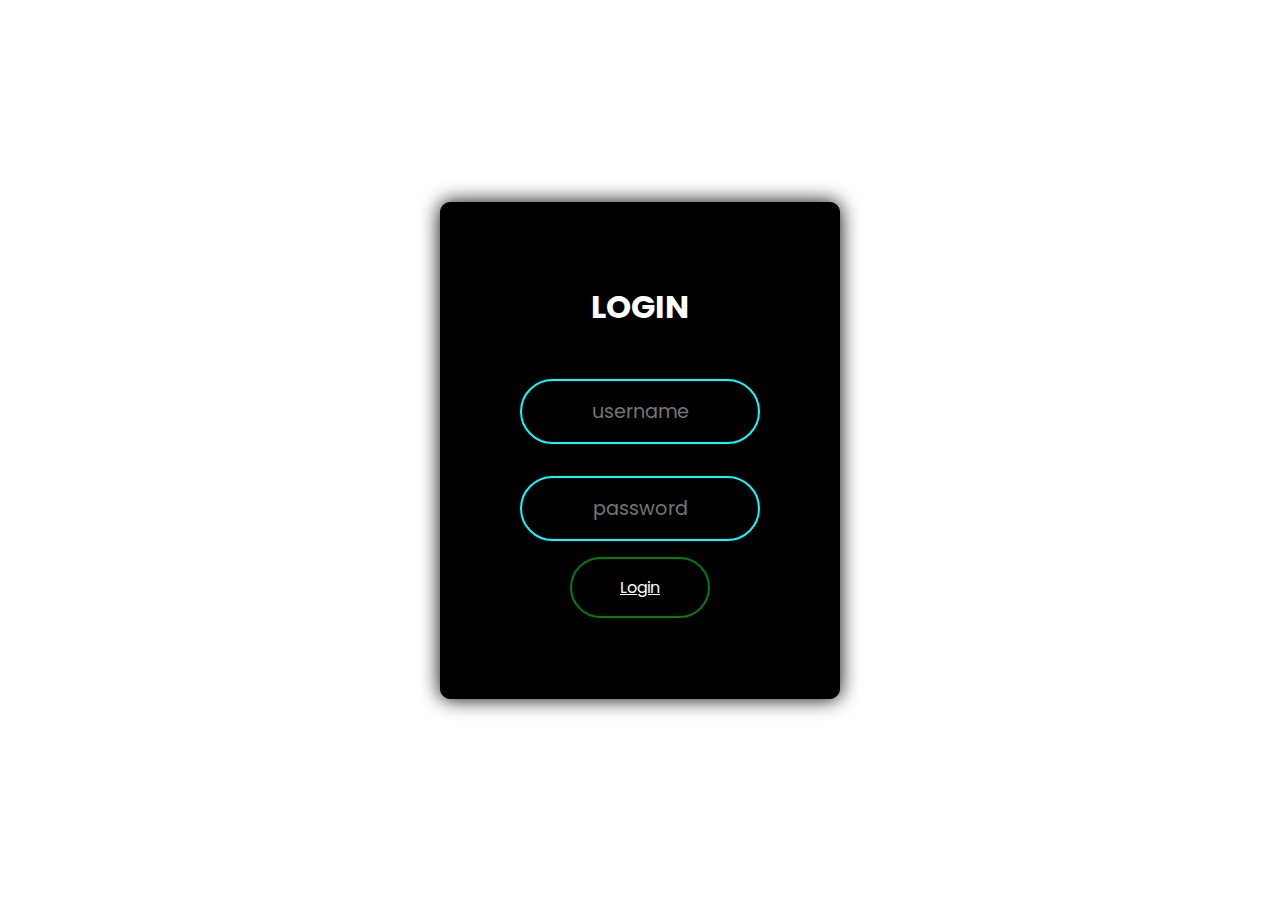
<file: 02. Animated Login Form using HTML CSS/index.html>
<!DOCTYPE html>
<html lang="en">
  <head>
    <meta charset="UTF-8" />
    <meta name="viewport" content="width=device-width, initial-scale=1.0" />
    <title>Animated Login Form</title>
    <link rel="stylesheet" href="style.css" />
  </head>
  <body>
    <div class="container-form">
      <h2 class="login-title">LOGIN</h2>
      <input
        type="text"
        name="text"
        id="userName"
        class="userName"
        placeholder="username"
      />
      <input
        type="password"
        name="password"
        id="password"
        class="userPassword"
        placeholder="password"
      />
      <button class="loginBtn">Login</button>
    </div>
  </body>
</html>
</file>
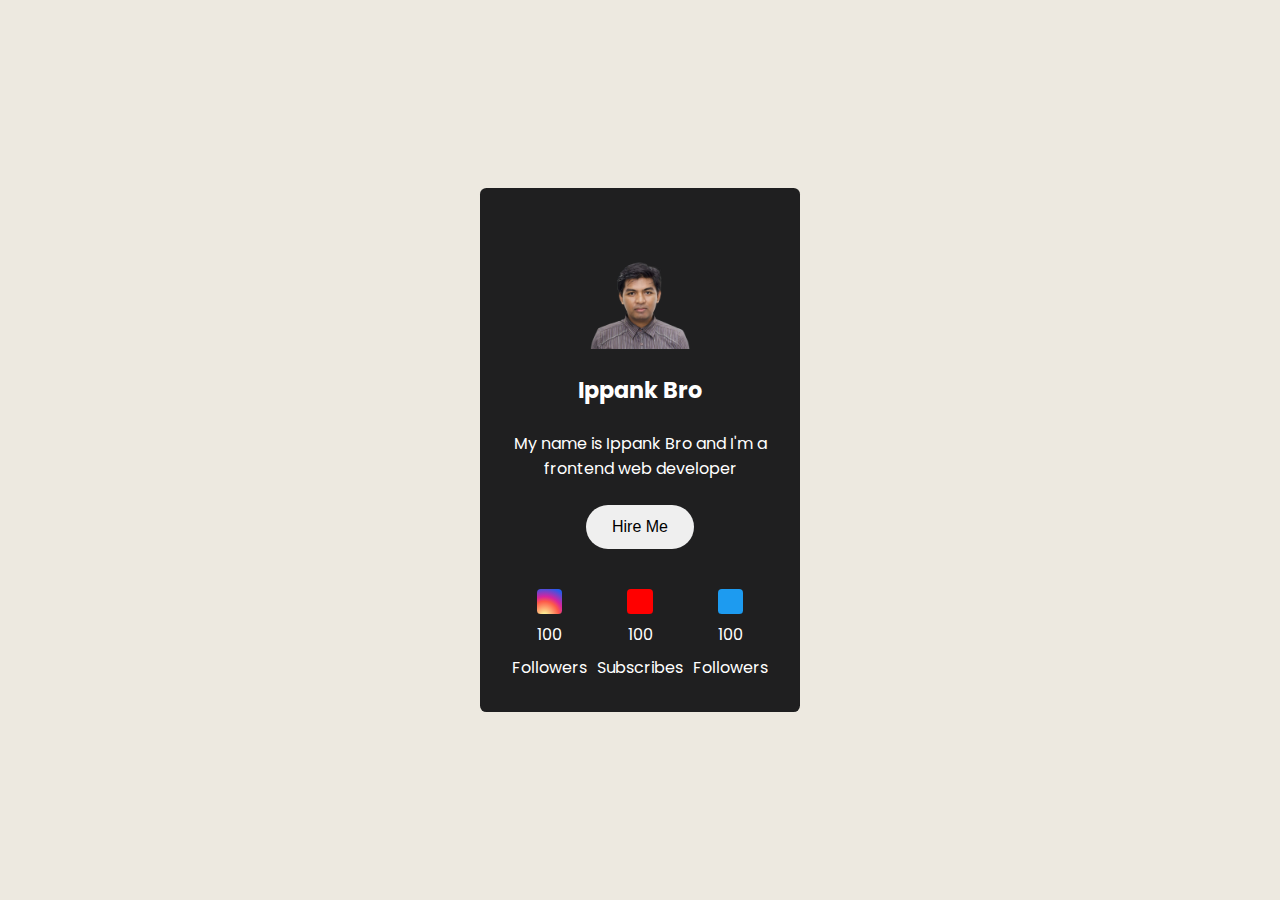
<file: 03. User Profile Card/index.html>
<!DOCTYPE html>
<html lang="en">
  <head>
    <meta charset="UTF-8" />
    <meta name="viewport" content="width=device-width, initial-scale=1.0" />
    <title>User Profile Card</title>
    <link rel="stylesheet" href="style.css" />
    <link
      rel="stylesheet"
      href="https://cdnjs.cloudflare.com/ajax/libs/font-awesome/6.2.1/css/all.min.css"
      integrity="sha512-MV7K8+y+gLIBoVD59lQIYicR65iaqukzvf/nwasF0nqhPay5w/9lJmVM2hMDcnK1OnMGCdVK+iQrJ7lzPJQd1w=="
      crossorigin="anonymous"
      referrerpolicy="no-referrer"
    />
  </head>
  <body>
    <div class="card-container">
      <div class="cart-top-navigation">
        <li>
          <i class="fa fa-arrow-left"></i>
        </li>
        <ul>
          <i id="heart" class="fa-regular fa-heart"></i>
          <i class="fa-solid fa-bars"></i>
        </ul>
      </div>
      <div class="user-image">
        <img src="img/profile-foto.png" alt="" />
      </div>
      <h2 class="user-name">Ippank Bro</h2>
      <p class="user-about">
        My name is Ippank Bro and I'm a frontend web developer
      </p>
      <button class="hire-me">Hire Me</button>

      <div class="social-container">
        <div class="social-item">
          <li class="instagram">
            <i class="fa-brands fa-instagram"></i>
          </li>
          <span class="followers">100</span>
          <span class="followers">Followers</span>
        </div>
        <div class="social-item">
          <li class="youtube">
            <i class="fa-brands fa-youtube"></i>
          </li>
          <span class="subscribes">100</span>
          <span class="subscribes">Subscribes</span>
        </div>
        <div class="social-item">
          <li class="twitter">
            <i class="fa-brands fa-twitter"></i>
          </li>
          <span class="followers">100</span>
          <span class="followers">Followers</span>
        </div>
      </div>
    </div>
    <script src="script.js"></script>
  </body>
</html>
</file>
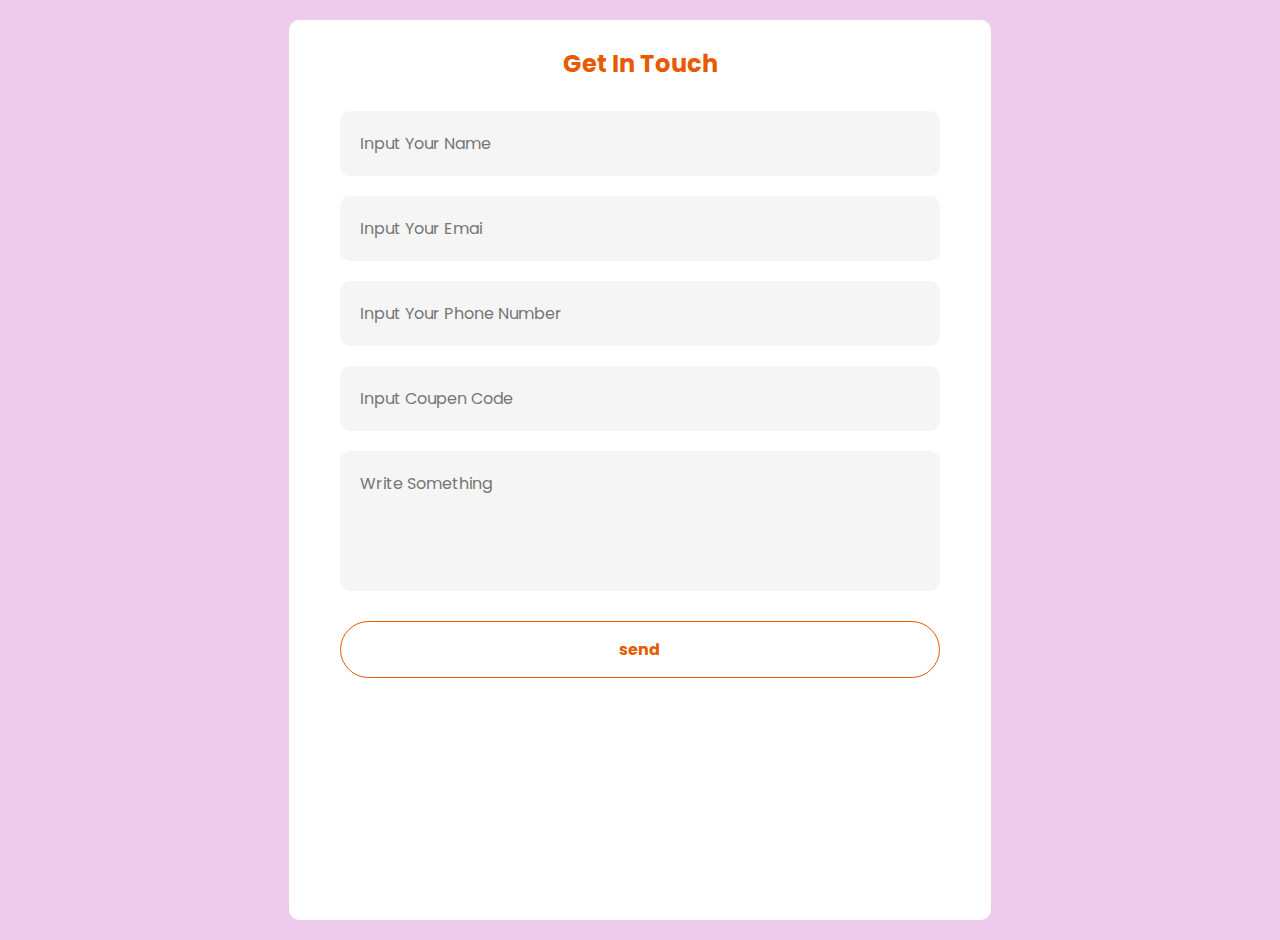
<file: 04. Contact Form/index.html>
<!DOCTYPE html>
<html lang="en">
  <head>
    <meta charset="UTF-8" />
    <meta name="viewport" content="width=device-width, initial-scale=1.0" />
    <title>Contact Form</title>
    <link rel="stylesheet" href="style.css" />
  </head>
  <body>
    <div class="container">
      <form action="">
        <h2>Get In Touch</h2>
        <input type="text" id="name" placeholder="Input Your Name" required />
        <input type="email" id="email" placeholder="Input Your Emai" required />
        <input
          type="phone"
          id="phone"
          placeholder="Input Your Phone Number"
          required
        />
        <input type="text" id="name" placeholder="Input Coupen Code" required />

        <textarea
          id="message"
          rows="4"
          placeholder="Write Something"
        ></textarea>
        <button type="submit">send</button>
      </form>
    </div>
  </body>
</html>
</file>
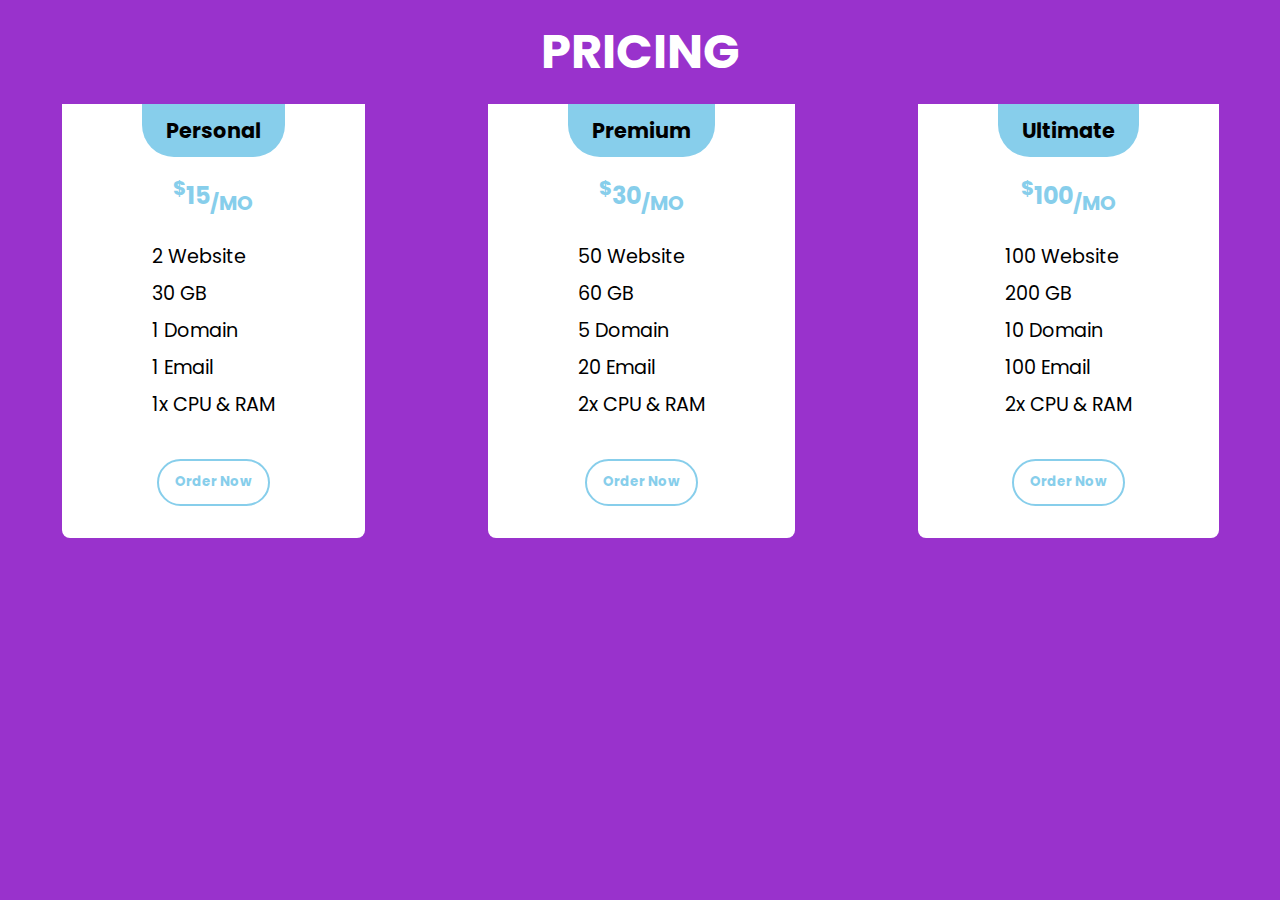
<file: 05. Pricing Card/index.html>
<!DOCTYPE html>
<html lang="en">
  <head>
    <meta charset="UTF-8" />
    <meta name="viewport" content="width=device-width, initial-scale=1.0" />
    <title>Pricing Card</title>
    <link rel="stylesheet" href="style.css" />
  </head>
  <body>
    <h2 class="price-heading">PRICING</h2>
    <div class="pricing-container">
      <div class="pricing-item">
        <h3 class="pricing-kit">Personal</h3>
        <p class="pricing"><sup>$</sup>15<sub>/MO</sub></p>
        <ul class="offers">
          <li>2 Website</li>
          <li>30 GB</li>
          <li>1 Domain</li>
          <li>1 Email</li>
          <li>1x CPU & RAM</li>
        </ul>
        <button class="order-btn">Order Now</button>
      </div>
      <div class="pricing-item">
        <h3 class="pricing-kit">Premium</h3>
        <p class="pricing"><sup>$</sup>30<sub>/MO</sub></p>
        <ul class="offers">
          <li>50 Website</li>
          <li>60 GB</li>
          <li>5 Domain</li>
          <li>20 Email</li>
          <li>2x CPU & RAM</li>
        </ul>
        <button class="order-btn">Order Now</button>
      </div>
      <div class="pricing-item">
        <h3 class="pricing-kit">Ultimate</h3>
        <p class="pricing"><sup>$</sup>100<sub>/MO</sub></p>
        <ul class="offers">
          <li>100 Website</li>
          <li>200 GB</li>
          <li>10 Domain</li>
          <li>100 Email</li>
          <li>2x CPU & RAM</li>
        </ul>
        <button class="order-btn">Order Now</button>
      </div>
    </div>
  </body>
</html>
</file>
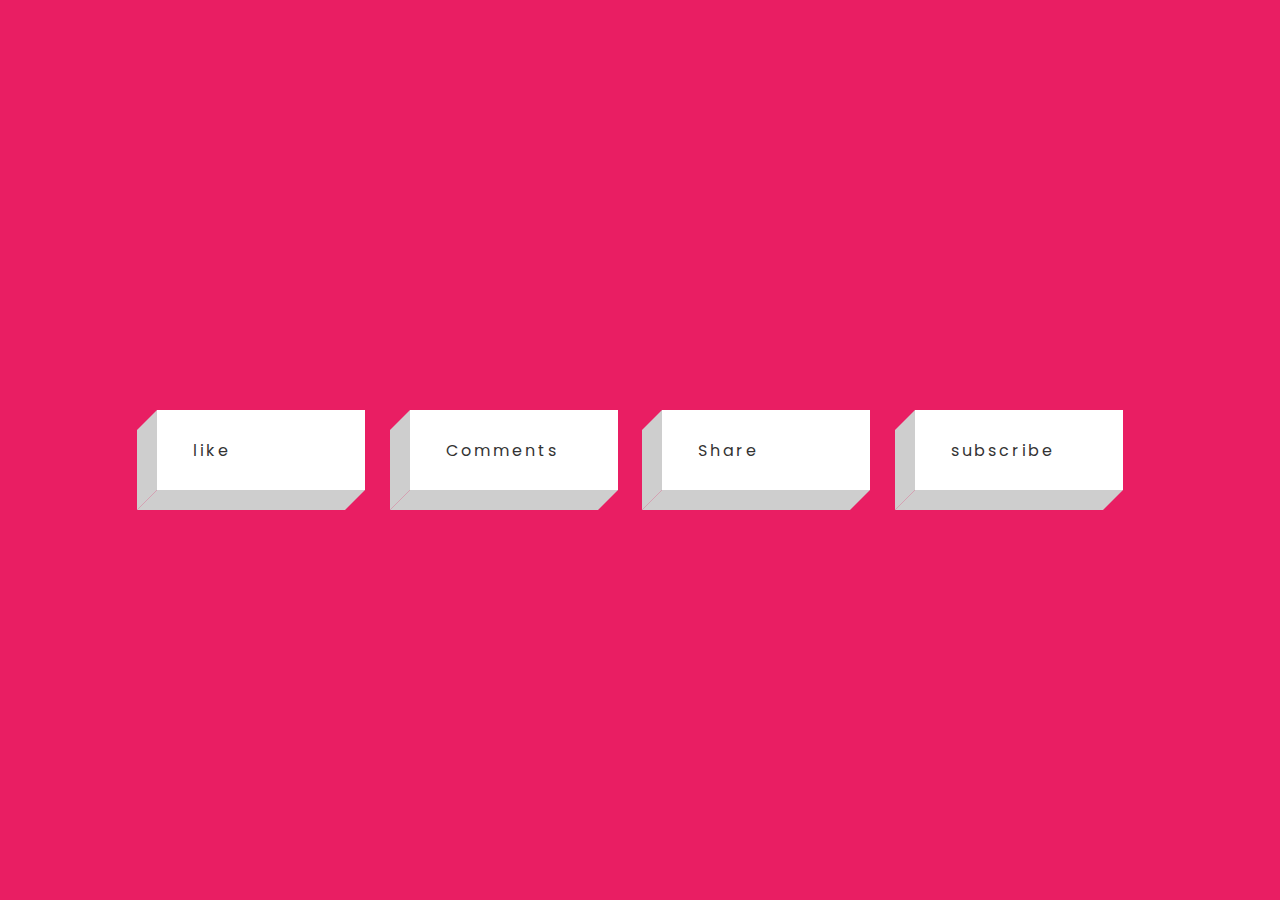
<file: 06. 3D Buttons Hover Effects/index.html>
<!DOCTYPE html>
<html lang="en">
  <head>
    <meta charset="UTF-8" />
    <meta name="viewport" content="width=device-width, initial-scale=1.0" />
    <title>3D Buttons Hover Effects</title>
    <link rel="stylesheet" href="style.css" />
    <link
      rel="stylesheet"
      href="https://cdnjs.cloudflare.com/ajax/libs/font-awesome/6.2.1/css/all.min.css"
      integrity="sha512-MV7K8+y+gLIBoVD59lQIYicR65iaqukzvf/nwasF0nqhPay5w/9lJmVM2hMDcnK1OnMGCdVK+iQrJ7lzPJQd1w=="
      crossorigin="anonymous"
      referrerpolicy="no-referrer"
    />
  </head>
  <body>
    <ul>
      <li class="like">
        <a href="#">
          <i class="fa-solid fa-thumbs-up"></i>
          <span>like</span>
        </a>
      </li>
      <li class="comments">
        <a href="#">
          <i class="fa-solid fa-comment"></i>
          <span>Comments</span>
        </a>
      </li>
      <li class="share">
        <a href="#">
          <i class="fa-solid fa-share"></i>
          <span>Share</span>
        </a>
      </li>
      <li class="subscribe">
        <a href="#">
          <i class="fa-solid fa-heart"></i>
          <span>subscribe</span>
        </a>
      </li>
    </ul>
  </body>
</html>
</file>
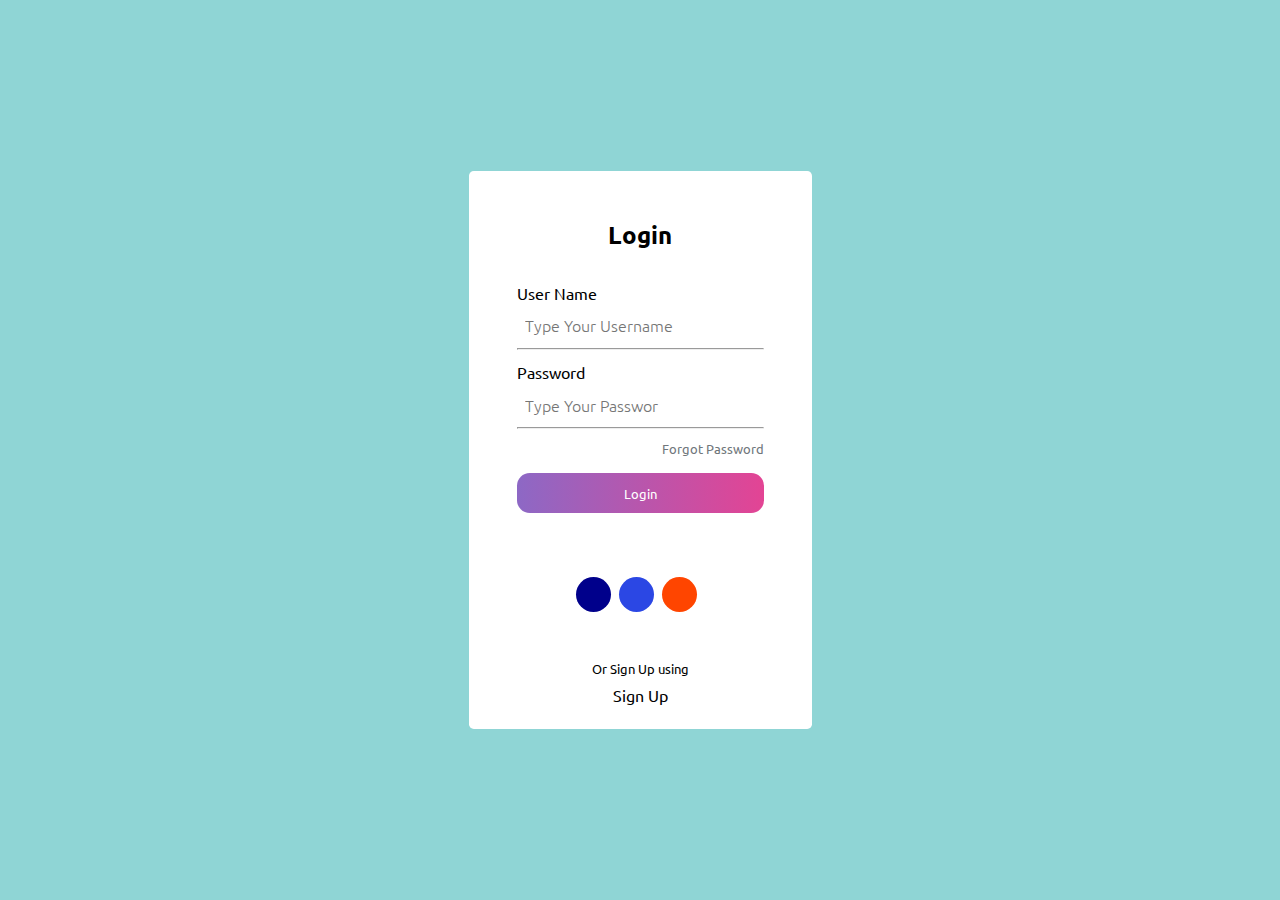
<file: 07. Login Form/index.html>
<!DOCTYPE html>
<html lang="en">
  <head>
    <meta charset="UTF-8" />
    <meta name="viewport" content="width=device-width, initial-scale=1.0" />
    <title>Login Form</title>
    <link rel="stylesheet" href="style.css" />
    <link
      rel="stylesheet"
      href="https://cdnjs.cloudflare.com/ajax/libs/font-awesome/6.1.1/css/all.min.css"
      integrity="sha512-KfkfwYDsLkIlwQp6LFnl8zNdLGxu9YAA1QvwINks4PhcElQSvqcyVLLD9aMhXd13uQjoXtEKNosOWaZqXgel0g=="
      crossorigin="anonymous"
      referrerpolicy="no-referrer"
    />
  </head>
  <body>
    <div class="container">
      <h2 class="t-center">Login</h2>
      <form action="">
        <div class="inputDiv">
          <label for="name" class="username">User Name</label>
          <div class="userArea">
            <i class="fa-solid fa-user"></i>
            <input
              type="text"
              name="name"
              id="name"
              placeholder="Type Your Username"
            />
          </div>
          <hr />
        </div>
        <div class="inputDiv">
          <label for="password" class="username">Password</label>
          <div class="userArea">
            <i class="fa-solid fa-key"></i>
            <input
              type="text"
              name="password"
              id="password"
              placeholder="Type Your Passwor"
            />
          </div>
          <hr />
        </div>

        <span class="forgotPassword">Forgot Password</span>
        <button class="btn">Login</button>
        <div class="formBottom">
          <ul class="flexUl">
            <a href="#">
              <li><i class="fa-brands fa-facebook"></i></li>
            </a>
            <a href="#">
              <li><i class="fa-brands fa-twitter"></i></li>
            </a>
            <a href="#">
              <li><i class="fa-brands fa-google"></i></li>
            </a>
          </ul>
          <p class="signUp">Or Sign Up using</p>
          <p id="signUp">Sign Up</p>
        </div>
      </form>
    </div>
  </body>
</html>
</file>
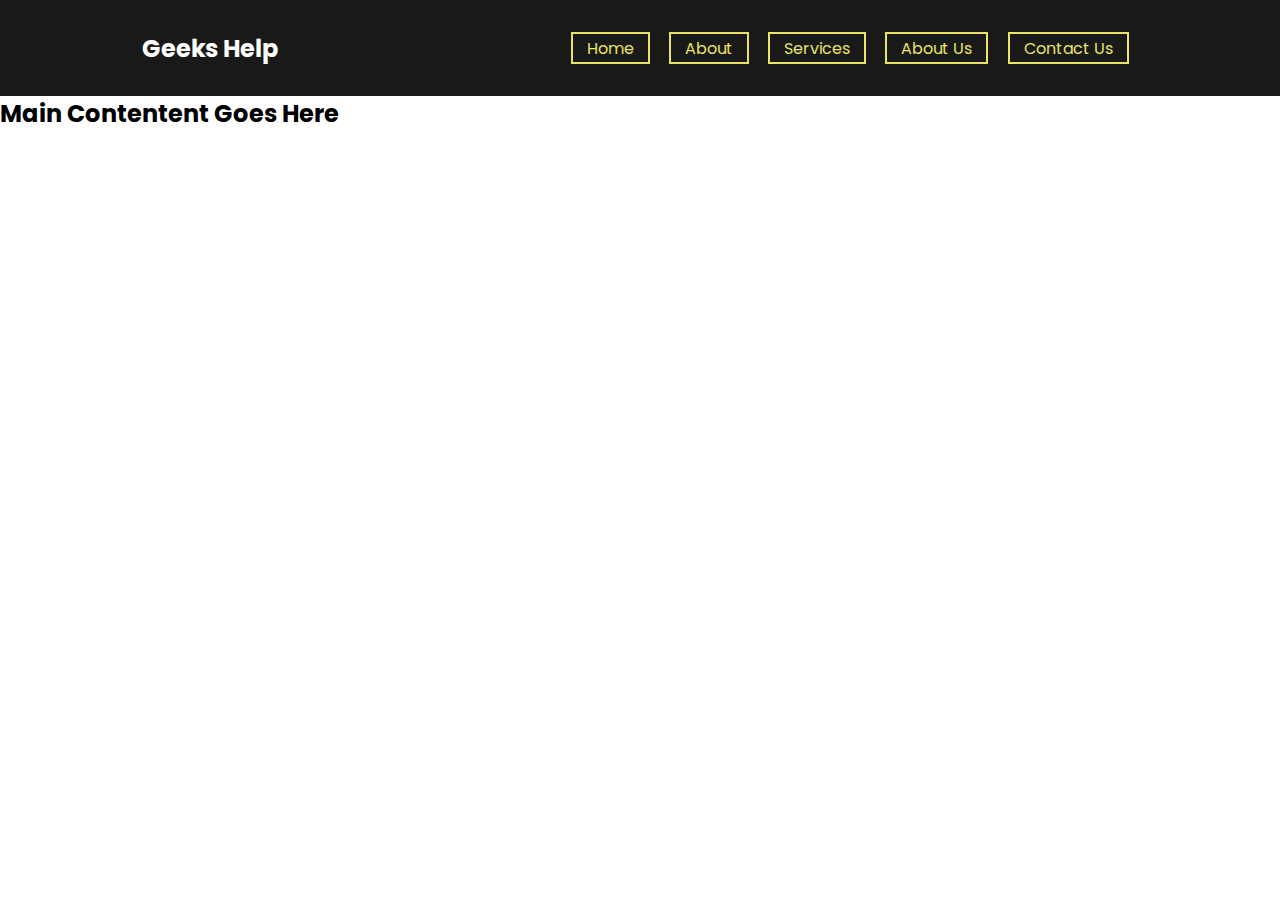
<file: 10. Animated Navigation Bar/index.html>
<!DOCTYPE html>
<html lang="en">
  <head>
    <meta charset="UTF-8" />
    <meta name="viewport" content="width=device-width, initial-scale=1.0" />
    <title>Animated Navigation Bar</title>
    <link rel="stylesheet" href="style.css" />
  </head>
  <body>
    <div class="navbar">
      <h2>Geeks Help</h2>
      <ul>
        <li><a href="#">Home</a></li>
        <li><a href="#">About</a></li>
        <li><a href="#">Services</a></li>
        <li><a href="#">About Us</a></li>
        <li><a href="#">Contact Us</a></li>
      </ul>
    </div>
    <!-- Main Section For the Content -->
    <main>
      <h2>Main Contentent Goes Here</h2>
    </main>
  </body>
</html>
</file>
<file: 02. Animated Login Form using HTML CSS/style.css>
@import url("https://fonts.googleapis.com/css2?family=Poppins:wght@300&display=swap");

* {
  margin: 0;
  padding: 0;
  box-sizing: border-box;
  font-family: "Poppins", sans-serif;
}

body {
  display: flex;
  justify-content: center;
  align-items: center;
  width: 100%;
  height: 100vh;
}

.container-form {
  display: flex;
  justify-content: center;
  align-items: center;
  flex-direction: column;
  background-color: black;
  color: white;
  width: 25rem;
  border-radius: 10px;
  padding: 5rem;
  box-shadow: 0px 0px 20px 0px black;
  border: 1px solid black;
}

.login-title {
  font-size: 2rem;
  margin-bottom: 2rem;
}

.userName,
.userPassword {
  text-align: center;
  border: 2px solid cyan;
  margin: 1rem;
  color: white;
  background: transparent;
  padding: 1rem 2rem;
  border-radius: 3rem;
  width: 15rem;
  font-size: 1.2rem;
  outline: none;
  transition: all 0.2s ease-in-out;
}

.userName:focus,
.userPassword:focus {
  width: 20rem;
  animation-name: colorChange;
  animation-duration: 10s;
  animation-iteration-count: infinite;
}

.loginBtn {
  background: transparent;
  border: 2px solid green;
  padding: 1rem 3rem;
  border-radius: 6rem;
  text-decoration: underline;
  font-size: 1rem;
  color: white;
  cursor: pointer;
  transition: all 0.3s ease-in-out;
}

.loginBtn:hover {
  background: green;
  border: 2px solid green;
}

@keyframes colorChange {
  0% {
    border-color: green;
    color: green;
  }
  10% {
    border-color: yellow;
    color: yellow;
  }
  20% {
    border-color: hotpink;
    color: hotpink;
  }
  30% {
    border-color: red;
    color: red;
  }
  40% {
    border-color: purple;
    color: purple;
  }
  50% {
    border-color: yellow;
    color: yellow;
  }
  60% {
    border-color: cyan;
    color: cyan;
  }
  70% {
    border-color: skyblue;
    color: skyblue;
  }
  80% {
    border-color: pink;
    color: pink;
  }
  90% {
    border-color: red;
    color: red;
  }
  100% {
    border-color: yellow;
    color: yellow;
  }
}
</file>
<file: 03. User Profile Card/style.css>
@import url("https://fonts.googleapis.com/css2?family=Poppins:wght@300&display=swap");

* {
  margin: 0;
  padding: 0;
  box-sizing: border-box;
}

body {
  font-family: "Poppins", sans-serif;
  width: 100%;
  height: 100vh;
  display: flex;
  justify-content: center;
  padding: 1rem;
  align-items: center;
  background-color: rgb(237, 233, 224);
}

.card-container {
  background-color: rgb(31, 31, 32);
  color: white;
  padding: 2rem;
  width: 20rem;
  margin: 0.5rem;
  border-radius: 0.4rem;
}

.cart-top-navigation {
  display: flex;
  justify-content: space-between;
}

.cart-top-navigation li,
.cart-top-navigation ul {
  list-style: none;
  font-size: 1.2rem;
}

.cart-top-navigation i {
  margin-left: 10px;
}

.user-image {
  position: relative;
  width: 100px;
  height: 100px;
  margin: 0 auto;
}

.user-image img {
  position: absolute;
  top: 0;
  left: 0;
  width: 100%;
}

.user-name,
.user-about {
  text-align: center;
  margin-top: 1.5rem;
}

.user-name {
  font-size: 1.4rem;
}

.hire-me {
  margin: 1.5rem auto;
  display: block;
  border: none;
  padding: 0.8rem 1.6rem;
  border-radius: 2rem;
  font-size: 1rem;
  cursor: pointer;
}

.hire-me:hover {
  background: radial-gradient(
    circle at 100% 107%,
    #fdf497 0%,
    #fdf497 5%,
    #fd5949 45%,
    #d6249f 60%,
    #285aeb 90%
  );
}

.social-container {
  display: flex;
  justify-content: space-between;
  align-items: center;
  flex-wrap: wrap;
}

.social-item {
  display: flex;
  justify-content: center;
  align-items: center;
  flex-direction: column;
  margin-top: 1rem;
}

.social-item li {
  list-style: none;
  padding: 0.8rem;
  border-radius: 15%;
}

.instagram {
  background: radial-gradient(
    circle at 30% 107%,
    #fdf497 0%,
    #fdf497 5%,
    #fd5949 45%,
    #d6249f 60%,
    #285aeb 90%
  );
}

.youtube {
  background-color: #ff0000;
}

.twitter {
  background-color: #1d9bf0;
}

.social-item i {
  font-size: 1.5rem;
}

.social-item span {
  margin-top: 0.5rem;
}
</file>
<file: 04. Contact Form/style.css>
@import url("https://fonts.googleapis.com/css2?family=Poppins:wght@300&display=swap");

* {
  margin: 0;
  padding: 0;
  font-family: "Poppins", sans-serif;
}

.container {
  background-color: #eecbed;
  display: flex;
  justify-content: center;
  padding: 20px;
  height: 100vh;
}

form {
  background-color: white;
  display: flex;
  flex-direction: column;
  padding: 2vw 4vw;
  width: 60%;
  max-width: 600px;
  border-radius: 10px;
}

form h2 {
  text-align: center;
  color: #e65b00;
  margin-bottom: 20px;
}

form input,
textarea {
  border: 0;
  margin: 10px 0px;
  padding: 20px;
  outline: none;
  background-color: #f5f5f5;
  font-size: 1rem;
  border-radius: 10px;
  resize: none;
}

form button {
  background: white;
  color: #e65b00;
  border: 1px solid #e65b00;
  padding: 15px;
  font-size: 1rem;
  outline: none;
  cursor: pointer;
  width: 100%;
  font-weight: bold;
  margin: 20px auto 0;
  border-radius: 30px;
  transition: all 0.5s ease-in;
}

form button:hover {
  border: 1px solid #e65b00;
  background: #e65b00;
  color: white;
}
</file>
<file: 05. Pricing Card/style.css>
@import url("https://fonts.googleapis.com/css2?family=Poppins:wght@300&display=swap");

* {
  padding: 0;
  margin: 0;
  box-sizing: border-box;
  font-family: "Poppins", sans-serif;
}

body {
  background-color: darkorchid;
}

.price-heading {
  text-align: center;
  font-size: 3rem;
  margin: 1rem 0;
  color: #fff;
}

.pricing-container {
  display: flex;
  justify-content: space-around;
  flex-wrap: wrap;
}

.pricing-item {
  display: flex;
  flex-direction: column;
  align-items: center;
  justify-content: center;
  padding: 0 5rem 2rem 5rem;
  background-color: white;
  margin: 0 1rem 2rem 1rem;
  overflow: hidden;
  cursor: pointer;
  transition: 0.2s all linear;
  border-radius: 0 0 0.5rem 0.5rem;
}

.pricing-item:hover {
  transform: scale(1.01);
  box-shadow: 0 1rem 1rem 0 #753a93;
}
.pricing {
  font-size: 1.5rem;
  margin: 1rem 0;
  color: skyblue;
  font-weight: bold;
}

.pricing-item li {
  list-style: none;
}

.pricing-kit {
  font-size: 1.3rem;
  background-color: skyblue;
  padding: 0.7rem 1.5rem;
  border-radius: 0 0 2rem 2rem;
  transition: 1s all ease;
}

.pricing-item:hover .pricing-kit {
  box-shadow: 0 0 0 50rem skyblue;
}

.pricing-item:hover .order-btn {
  background-color: skyblue;
  color: white;
  font-weight: bold;
  border-color: white;
}

.pricing-item:hover .pricing {
  color: black;
  transition: 0.4s linear;
}

.offers li {
  font-size: 1.2rem;
  margin: 0.5rem 0;
}

.order-btn {
  border: 2px solid skyblue;
  background-color: transparent;
  color: skyblue;
  cursor: pointer;
  margin-top: 2rem;
  padding: 0.7rem 1rem;
  border-radius: 2rem;
  font-weight: bold;
}

.order-btn:hover {
  background-color: skyblue;
  color: white;
  font-weight: bold;
  border-color: white;
}
</file>
<file: 06. 3D Buttons Hover Effects/style.css>
@import url("https://fonts.googleapis.com/css2?family=Poppins&family=Ubuntu&display=swap");

* {
  margin: 0;
  padding: 0;
  box-sizing: border-box;
  font-family: "Poppins", sans-serif;
}

body {
  display: flex;
  justify-content: center;
  align-items: center;
  width: 100%;
  height: 100vh;
  background-color: #e91e63;
}

ul {
  display: flex;
  flex-wrap: wrap;
}

ul li {
  list-style: none;
  margin: 0 1.4rem;
}

ul li a i {
  font-size: 35px;
  color: #333;
  transition: 0.5s;
  padding-right: 1rem;
}

ul li a span {
  color: #333;
  letter-spacing: 3px;
  transition: 0.5s;
}

ul li a {
  display: flex;
  align-items: center;
  text-decoration: none;
  width: 13rem;
  height: 5rem;
  background: #fff;
  padding-left: 1.25rem;
  position: relative;
  transition: 0.5s;
  /* margin-top: 1.5rem; */
}

ul li a::before {
  content: "";
  position: absolute;
  top: 10px;
  left: -20px;
  height: 100%;
  width: 1.25rem;
  background: #cecece;
  transition: 0.5s;
  transform: skewY(-45deg);
}

ul li a::after {
  content: "";
  position: absolute;
  bottom: -20px;
  left: -10px;
  height: 1.25rem;
  width: 100%;
  background: #cecece;
  transition: 0.5s;
  transform: skewX(-45deg);
}

ul li:hover i {
  color: #fff;
}

ul li:hover span {
  color: #fff;
}

ul li:hover a {
  background: #dd4b39;
  transform: translate(15px, -15px);
  box-shadow: -50px 50px 50px rgba(0, 0, 0, 0.5);
}

ul li:hover a::before {
  background: #b33a2b;
}

ul li:hover a::after {
  background: #b33a2b;
}

.like:hover a,
.like:hover a::after,
.like:hover a::before {
  background: #598af2;
}

.subscribe:hover a,
.subscribe:hover a::after,
.subscribe:hover a::before {
  background: #f20000;
}

.share:hover a,
.share:hover a::after,
.share:hover a::before {
  background: #7809f7;
}

@media screen and (max-width: 1040px) {
  ul {
    flex-direction: column;
  }
}
</file>
<file: 07. Login Form/style.css>
@import url("https://fonts.googleapis.com/css2?family=Ubuntu:wght@300;500;700&display=swap");

* {
  margin: 0;
  padding: 0;
  box-sizing: border-box;
  font-family: "Ubuntu", sans-serif;
}

body {
  width: 100%;
  height: 100vh;
  display: flex;
  justify-content: center;
  align-items: center;
  background-color: #8fd5d5;
}

.container {
  background-color: white;
  justify-content: center;
  align-items: center;
  flex-direction: column;
  padding: 1rem 3rem;
  border-radius: 0.3rem;
}

.container form {
  display: flex;
  justify-content: center;
  flex-direction: column;
  position: relative;
}

.container h2 {
  font-size: 1.5rem;
  margin: 2rem;
}

.container form input {
  font-weight: lighter;
  border: none;
}

input:focus {
  outline: none;
}

.username {
  margin-bottom: 0.7rem;
}

.container form i {
  font-size: 1rem;
  margin-right: 0.5rem;
}

.container form input {
  font-size: 1rem;
}

.userArea {
  margin-bottom: 0.7rem;
}

.container form .forgotPassword {
  position: absolute;
  right: 0;
  cursor: pointer;
  bottom: 16rem;
  color: rgb(113, 119, 124);
  font-size: 0.8rem;
}

.inputDiv {
  display: flex;
  flex-direction: column;
  padding-bottom: 0.8rem;
}

.formBottom {
  display: flex;
  justify-content: center;
  align-items: center;
  flex-direction: column;
}

.formBottom p {
  margin-bottom: 0.5rem;
  font-size: 0.8rem;
}

.formBottom ul {
  margin-bottom: 3rem;
}

.flexUl {
  display: flex;
  justify-content: space-between;
  align-items: center;
}

.flexUl a {
  text-decoration: none;
}

.flexUl li {
  list-style: none;
}

.flexUl li i {
  height: 35px;
  width: 35px;
  display: flex;
  justify-content: center;
  align-items: center;
}

.fa-brands {
  margin-top: 1rem;
  cursor: pointer;
  color: white;
  padding: 0.5rem;
  border-radius: 50%;
}

.fa-google {
  background-color: orangered;
}

.fa-twitter {
  background-color: rgb(43, 71, 228);
}

.fa-facebook {
  background-color: darkblue;
}

/* utility classes */

.t-center {
  text-align: center;
}

.btn {
  border: none;
  border-radius: 0.8rem;
  cursor: pointer;
  padding: 0.7rem 0.8rem;
  background: linear-gradient(to right, #8d68c5, #e34494);
  margin-top: 2rem;
  margin-bottom: 3rem;
  color: #fff;
}

#signUp {
  font-size: 1rem;
  cursor: pointer;
}

#signUp:hover {
  color: #8d68c5;
}
</file>
<file: 10. Animated Navigation Bar/style.css>
@import url("https://fonts.googleapis.com/css2?family=Poppins:wght@300&display=swap");

* {
  padding: 0;
  margin: 0;
  box-sizing: border-box;
  font-family: "Poppins", sans-serif;
}

body {
  width: 100%;
  height: 100vh;
  background-color: white;
}

.navbar {
  width: 100%;
  padding: 3rem 0;
  display: flex;
  justify-content: space-around;
  align-items: center;
  height: 4rem;
  background: rgb(26, 25, 25);
}

.navbar h2 {
  color: white;
}
.navbar ul {
  display: flex;
}

.navbar ul li {
  list-style: none;
}

.navbar ul li a {
  text-decoration: none;
  padding: 0.3rem 1rem;
  margin: 0 0.6rem;
  color: rgb(232, 228, 102);
  position: relative;
}

ul li a::before {
  content: "";
  width: 100%;
  height: 100%;
  position: absolute;
  top: 0;
  left: 0;
  box-sizing: border-box;
  border-top: 2px solid rgb(232, 228, 102);
  border-left: 2px solid rgb(232, 228, 102);
  transition: all 0.4s;
}

ul li a::after {
  content: "";
  width: 100%;
  height: 100%;
  position: absolute;
  bottom: 0;
  right: 0;
  box-sizing: border-box;
  border-bottom: 2px solid rgb(232, 228, 102);
  border-right: 2px solid rgb(232, 228, 102);
  transition: all 0.4s;
}

ul li a:hover::after,
ul li a:hover::before {
  content: "";
  width: 10%;
  height: 20%;
  transform: rotate(360deg);
}
</file>
